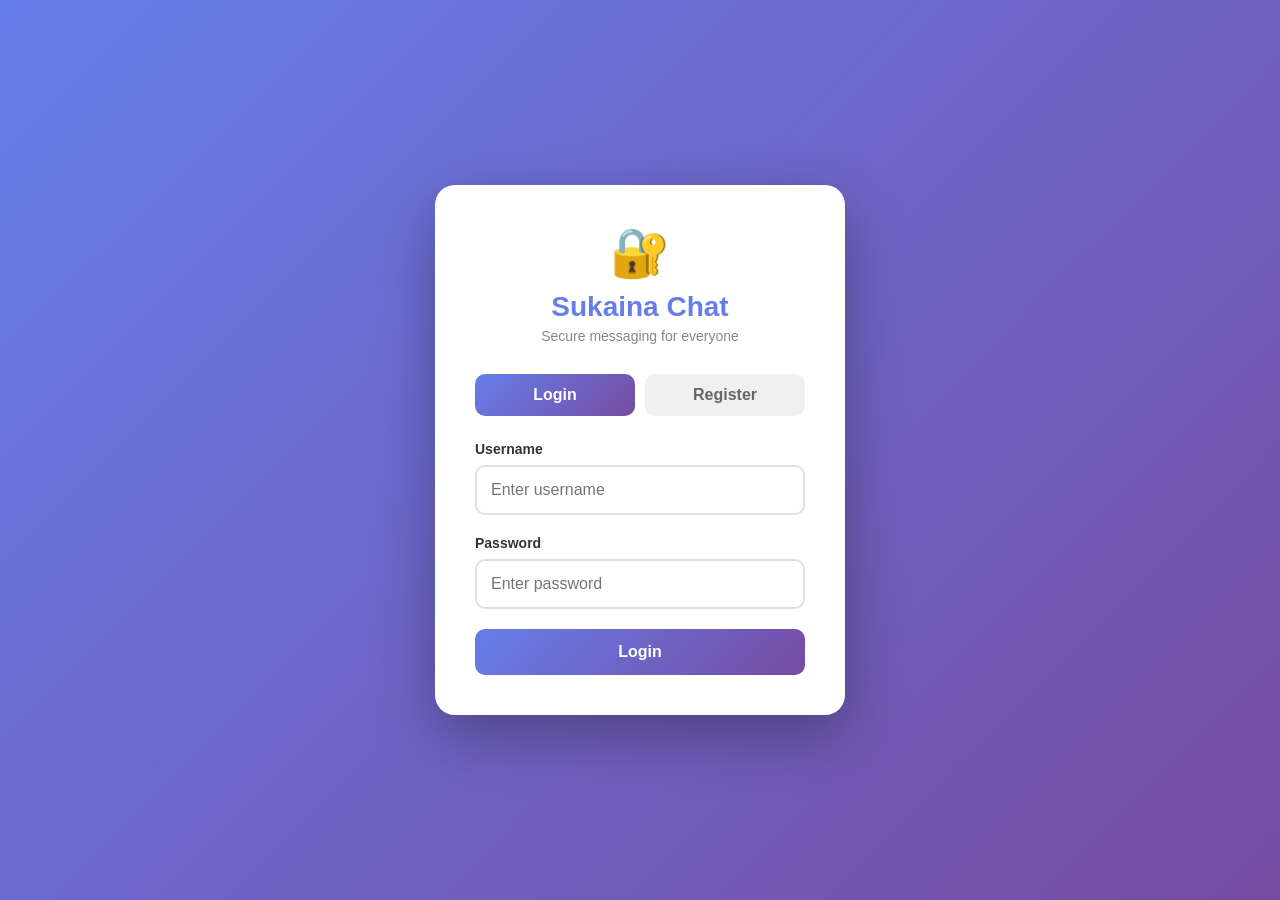
<file: index.html>
<!DOCTYPE html>
<html lang="en">
<head>
    <meta charset="UTF-8">
    <meta name="viewport" content="width=device-width, initial-scale=1.0">
    <title>Sukaina Chat - Login</title>
    <link rel="stylesheet" href="css/style.css">
</head>
<body>
    <div class="container">
        <div class="auth-box">
            <!-- Logo -->
            <div class="logo">
                <div class="logo-icon">🔐</div>
                <h1>Sukaina Chat</h1>
                <p>Secure messaging for everyone</p>
            </div>

            <!-- Tab Buttons -->
            <div class="tabs">
                <button class="tab-btn active" onclick="switchTab('login')">Login</button>
                <button class="tab-btn" onclick="switchTab('register')">Register</button>
            </div>

            <!-- Login Form -->
            <form id="loginForm" class="auth-form active">
                <div class="input-group">
                    <label>Username</label>
                    <input type="text" id="loginUsername" placeholder="Enter username" required>
                </div>
                <div class="input-group">
                    <label>Password</label>
                    <input type="password" id="loginPassword" placeholder="Enter password" required>
                </div>
                <button type="submit" class="btn-primary">Login</button>
            </form>

            <!-- Register Form -->
            <form id="registerForm" class="auth-form">
                <div class="input-group">
                    <label>Username</label>
                    <input type="text" id="registerUsername" placeholder="Choose username" required>
                </div>
                <div class="input-group">
                    <label>Email</label>
                    <input type="email" id="registerEmail" placeholder="Enter email" required>
                </div>
                <div class="input-group">
                    <label>Password</label>
                    <input type="password" id="registerPassword" placeholder="Create password" required>
                </div>
                <button type="submit" class="btn-primary">Register</button>
            </form>

            <!-- Message Display -->
            <div id="message" class="message"></div>
        </div>
    </div>

    <script src="js/config.js"></script>
    <script src="js/auth.js"></script>
</body>
</html>
</file>
<file: css/style.css>
/* ═══════════════════════════════════════
   RESET & BASE
   ═══════════════════════════════════════ */
* {
    margin: 0;
    padding: 0;
    box-sizing: border-box;
}

body {
    font-family: -apple-system, BlinkMacSystemFont, 'Segoe UI', Roboto, sans-serif;
    background: linear-gradient(135deg, #667eea 0%, #764ba2 100%);
    min-height: 100vh;
    display: flex;
    align-items: center;
    justify-content: center;
}

/* ═══════════════════════════════════════
   CONTAINER
   ═══════════════════════════════════════ */
.container {
    width: 100%;
    max-width: 450px;
    padding: 20px;
}

/* ═══════════════════════════════════════
   AUTH BOX
   ═══════════════════════════════════════ */
.auth-box {
    background: white;
    border-radius: 20px;
    padding: 40px;
    box-shadow: 0 20px 60px rgba(0, 0, 0, 0.3);
}

/* ═══════════════════════════════════════
   LOGO
   ═══════════════════════════════════════ */
.logo {
    text-align: center;
    margin-bottom: 30px;
}

.logo-icon {
    font-size: 48px;
    margin-bottom: 10px;
}

.logo h1 {
    color: #667eea;
    font-size: 28px;
    margin-bottom: 5px;
}

.logo p {
    color: #888;
    font-size: 14px;
}

/* ═══════════════════════════════════════
   TABS
   ═══════════════════════════════════════ */
.tabs {
    display: flex;
    gap: 10px;
    margin-bottom: 25px;
}

.tab-btn {
    flex: 1;
    padding: 12px;
    border: none;
    background: #f0f0f0;
    color: #666;
    border-radius: 10px;
    cursor: pointer;
    font-size: 16px;
    font-weight: 600;
    transition: all 0.3s;
}

.tab-btn.active {
    background: linear-gradient(135deg, #667eea 0%, #764ba2 100%);
    color: white;
}

/* ═══════════════════════════════════════
   FORMS
   ═══════════════════════════════════════ */
.auth-form {
    display: none;
}

.auth-form.active {
    display: block;
    animation: fadeIn 0.3s;
}

@keyframes fadeIn {
    from { opacity: 0; transform: translateY(10px); }
    to { opacity: 1; transform: translateY(0); }
}

.input-group {
    margin-bottom: 20px;
}

.input-group label {
    display: block;
    margin-bottom: 8px;
    color: #333;
    font-weight: 600;
    font-size: 14px;
}

.input-group input {
    width: 100%;
    padding: 14px;
    border: 2px solid #e0e0e0;
    border-radius: 10px;
    font-size: 16px;
    transition: all 0.3s;
}

.input-group input:focus {
    outline: none;
    border-color: #667eea;
    box-shadow: 0 0 0 3px rgba(102, 126, 234, 0.1);
}

/* ═══════════════════════════════════════
   BUTTONS
   ═══════════════════════════════════════ */
.btn-primary {
    width: 100%;
    padding: 14px;
    background: linear-gradient(135deg, #667eea 0%, #764ba2 100%);
    color: white;
    border: none;
    border-radius: 10px;
    font-size: 16px;
    font-weight: 600;
    cursor: pointer;
    transition: all 0.3s;
}

.btn-primary:hover {
    transform: translateY(-2px);
    box-shadow: 0 5px 15px rgba(102, 126, 234, 0.4);
}

/* ═══════════════════════════════════════
   MESSAGE DISPLAY
   ═══════════════════════════════════════ */
.message {
    margin-top: 20px;
    padding: 12px;
    border-radius: 10px;
    text-align: center;
    display: none;
}

.message.success {
    background: #d4edda;
    color: #155724;
    display: block;
}

.message.error {
    background: #f8d7da;
    color: #721c24;
    display: block;
}
</file>
